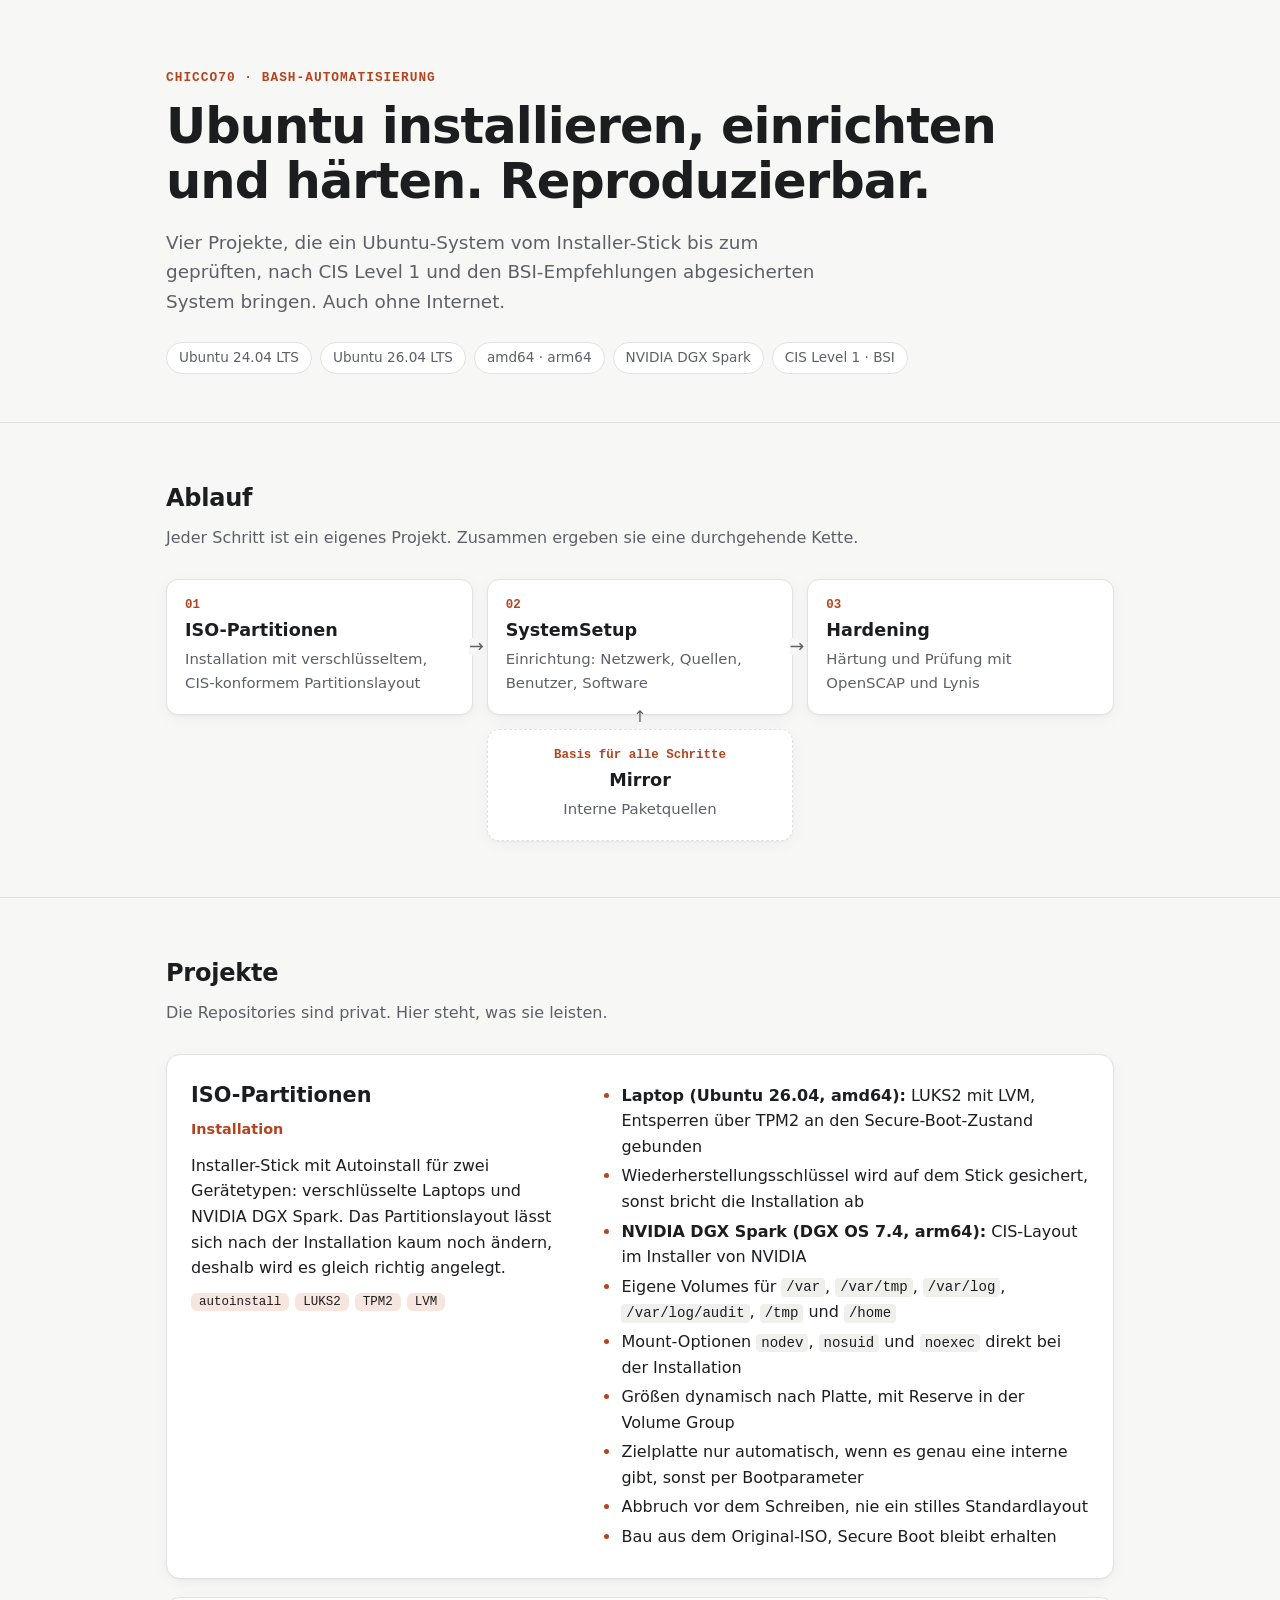
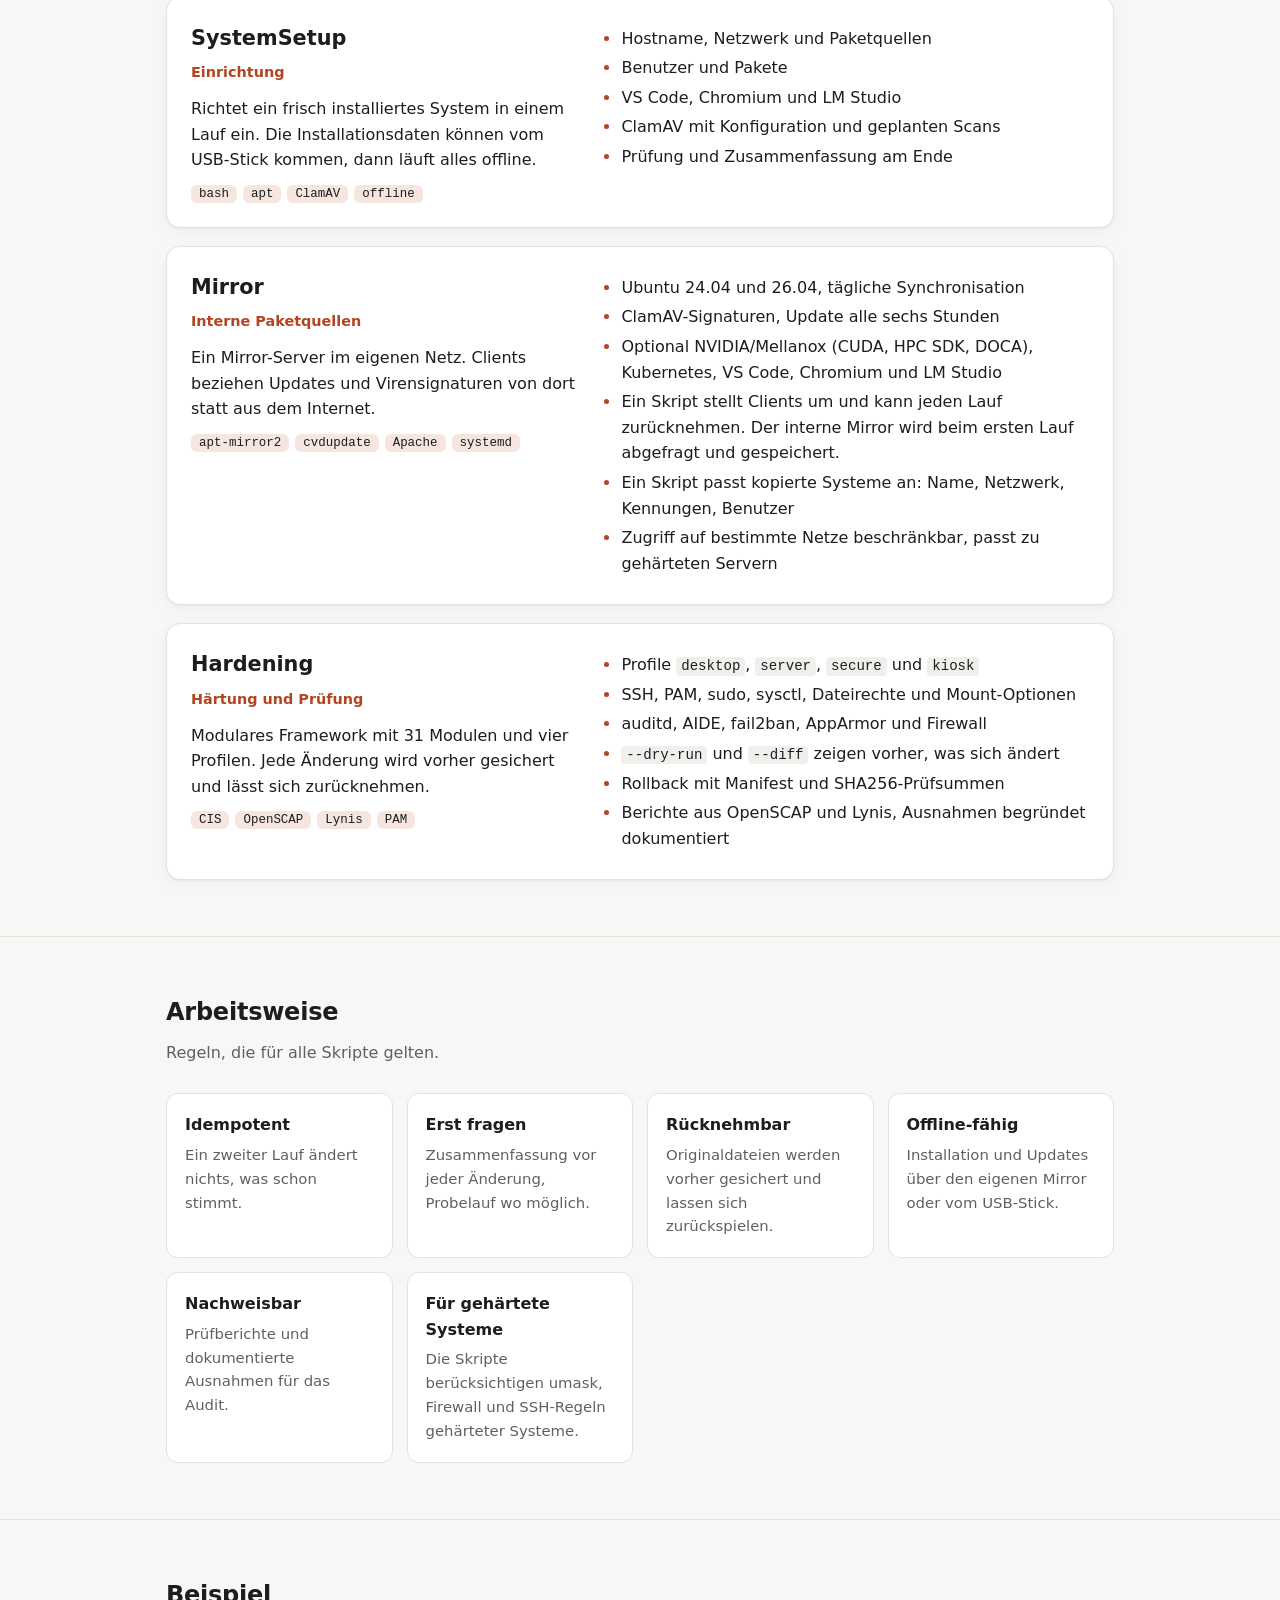
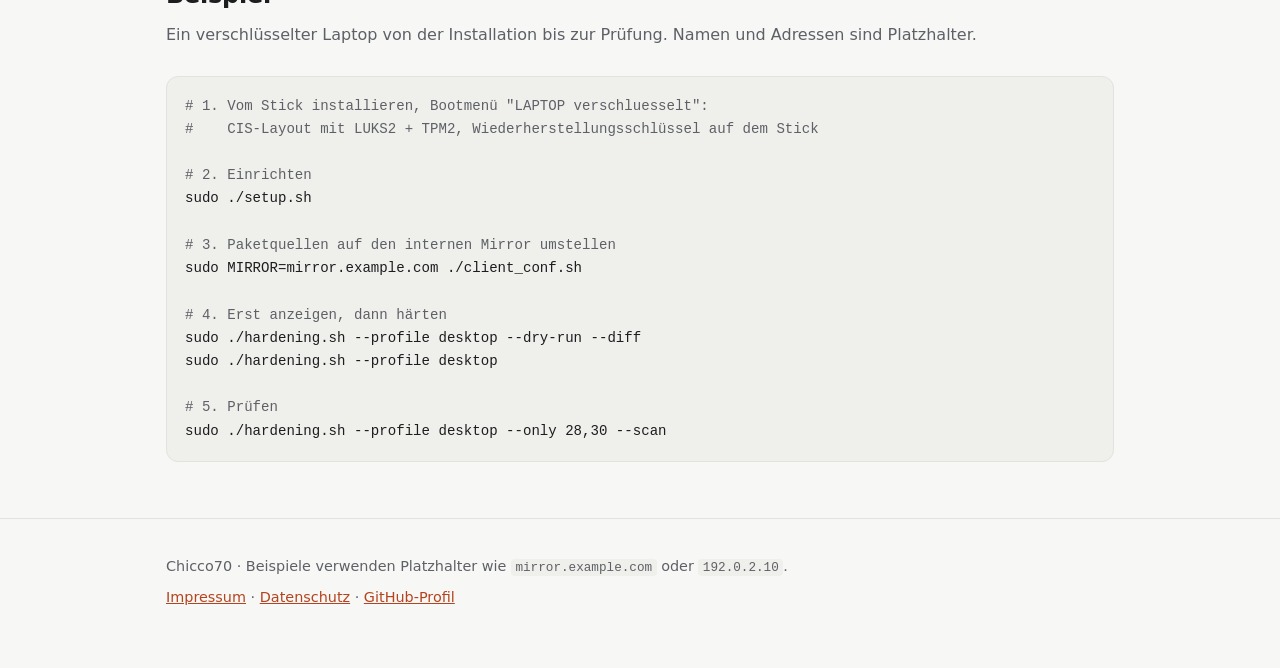
<file: index.html>
<!doctype html>
<html lang="de">
<head>
<meta charset="utf-8">
<meta name="viewport" content="width=device-width, initial-scale=1">
<title>Ubuntu-Härtung automatisiert</title>
<meta name="description" content="Bash-Projekte zur automatisierten Installation, Einrichtung und Härtung von Ubuntu 24.04 und 26.04 nach CIS Level 1 und BSI.">
<link rel="stylesheet" href="style.css">
</head>
<body>
<a class="skip" href="#inhalt">Zum Inhalt springen</a>

<header>
  <div class="wrap">
    <div class="eyebrow">Chicco70 · Bash-Automatisierung</div>
    <h1>Ubuntu installieren, einrichten und härten. Reproduzierbar.</h1>
    <p class="lead">Vier Projekte, die ein Ubuntu-System vom Installer-Stick bis zum geprüften,
      nach CIS Level 1 und den BSI-Empfehlungen abgesicherten System bringen. Auch ohne Internet.</p>
    <div class="badges">
      <span class="badge">Ubuntu 24.04 LTS</span>
      <span class="badge">Ubuntu 26.04 LTS</span>
      <span class="badge">amd64 · arm64</span>
      <span class="badge">NVIDIA DGX Spark</span>
      <span class="badge">CIS Level 1 · BSI</span>
    </div>
  </div>
</header>

<main id="inhalt">
  <section>
    <div class="wrap">
      <h2>Ablauf</h2>
      <p class="sub">Jeder Schritt ist ein eigenes Projekt. Zusammen ergeben sie eine durchgehende Kette.</p>
      <ol class="flow" aria-label="Ablauf in drei Schritten">
        <li class="step"><div class="n" aria-hidden="true">01</div><h3>ISO-Partitionen</h3><p>Installation mit verschlüsseltem, CIS-konformem Partitionslayout</p></li>
        <li class="step"><div class="n" aria-hidden="true">02</div><h3>SystemSetup</h3><p>Einrichtung: Netzwerk, Quellen, Benutzer, Software</p></li>
        <li class="step"><div class="n" aria-hidden="true">03</div><h3>Hardening</h3><p>Härtung und Prüfung mit OpenSCAP und Lynis</p></li>
      </ol>
      <div class="step side"><div class="n">Basis für alle Schritte</div><h3>Mirror</h3><p>Interne Paketquellen</p></div>
    </div>
  </section>

  <section>
    <div class="wrap">
      <h2>Projekte</h2>
      <p class="sub">Die Repositories sind privat. Hier steht, was sie leisten.</p>
      <div class="projects">

        <article class="card">
          <div>
            <h3>ISO-Partitionen</h3>
            <p class="role">Installation</p>
            <p>Installer-Stick mit Autoinstall für zwei Gerätetypen: verschlüsselte Laptops und NVIDIA DGX Spark. Das Partitionslayout lässt sich nach der Installation kaum noch ändern, deshalb wird es gleich richtig angelegt.</p>
            <div class="tags"><span class="tag">autoinstall</span><span class="tag">LUKS2</span><span class="tag">TPM2</span><span class="tag">LVM</span></div>
          </div>
          <ul>
            <li><strong>Laptop (Ubuntu 26.04, amd64):</strong> LUKS2 mit LVM, Entsperren über TPM2 an den Secure-Boot-Zustand gebunden</li>
            <li>Wiederherstellungsschlüssel wird auf dem Stick gesichert, sonst bricht die Installation ab</li>
            <li><strong>NVIDIA DGX Spark (DGX OS 7.4, arm64):</strong> CIS-Layout im Installer von NVIDIA</li>
            <li>Eigene Volumes für <code>/var</code>, <code>/var/tmp</code>, <code>/var/log</code>, <code>/var/log/audit</code>, <code>/tmp</code> und <code>/home</code></li>
            <li>Mount-Optionen <code>nodev</code>, <code>nosuid</code> und <code>noexec</code> direkt bei der Installation</li>
            <li>Größen dynamisch nach Platte, mit Reserve in der Volume Group</li>
            <li>Zielplatte nur automatisch, wenn es genau eine interne gibt, sonst per Bootparameter</li>
            <li>Abbruch vor dem Schreiben, nie ein stilles Standardlayout</li>
            <li>Bau aus dem Original-ISO, Secure Boot bleibt erhalten</li>
          </ul>
        </article>

        <article class="card">
          <div>
            <h3>SystemSetup</h3>
            <p class="role">Einrichtung</p>
            <p>Richtet ein frisch installiertes System in einem Lauf ein. Die Installationsdaten können vom USB-Stick kommen, dann läuft alles offline.</p>
            <div class="tags"><span class="tag">bash</span><span class="tag">apt</span><span class="tag">ClamAV</span><span class="tag">offline</span></div>
          </div>
          <ul>
            <li>Hostname, Netzwerk und Paketquellen</li>
            <li>Benutzer und Pakete</li>
            <li>VS Code, Chromium und LM Studio</li>
            <li>ClamAV mit Konfiguration und geplanten Scans</li>
            <li>Prüfung und Zusammenfassung am Ende</li>
          </ul>
        </article>

        <article class="card">
          <div>
            <h3>Mirror</h3>
            <p class="role">Interne Paketquellen</p>
            <p>Ein Mirror-Server im eigenen Netz. Clients beziehen Updates und Virensignaturen von dort statt aus dem Internet.</p>
            <div class="tags"><span class="tag">apt-mirror2</span><span class="tag">cvdupdate</span><span class="tag">Apache</span><span class="tag">systemd</span></div>
          </div>
          <ul>
            <li>Ubuntu 24.04 und 26.04, tägliche Synchronisation</li>
            <li>ClamAV-Signaturen, Update alle sechs Stunden</li>
            <li>Optional NVIDIA/Mellanox (CUDA, HPC SDK, DOCA), Kubernetes, VS Code, Chromium und LM Studio</li>
            <li>Ein Skript stellt Clients um und kann jeden Lauf zurücknehmen. Der interne Mirror wird beim ersten Lauf abgefragt und gespeichert.</li>
            <li>Ein Skript passt kopierte Systeme an: Name, Netzwerk, Kennungen, Benutzer</li>
            <li>Zugriff auf bestimmte Netze beschränkbar, passt zu gehärteten Servern</li>
          </ul>
        </article>

        <article class="card">
          <div>
            <h3>Hardening</h3>
            <p class="role">Härtung und Prüfung</p>
            <p>Modulares Framework mit 31 Modulen und vier Profilen. Jede Änderung wird vorher gesichert und lässt sich zurücknehmen.</p>
            <div class="tags"><span class="tag">CIS</span><span class="tag">OpenSCAP</span><span class="tag">Lynis</span><span class="tag">PAM</span></div>
          </div>
          <ul>
            <li>Profile <code>desktop</code>, <code>server</code>, <code>secure</code> und <code>kiosk</code></li>
            <li>SSH, PAM, sudo, sysctl, Dateirechte und Mount-Optionen</li>
            <li>auditd, AIDE, fail2ban, AppArmor und Firewall</li>
            <li><code>--dry-run</code> und <code>--diff</code> zeigen vorher, was sich ändert</li>
            <li>Rollback mit Manifest und SHA256-Prüfsummen</li>
            <li>Berichte aus OpenSCAP und Lynis, Ausnahmen begründet dokumentiert</li>
          </ul>
        </article>

      </div>
    </div>
  </section>

  <section>
    <div class="wrap">
      <h2>Arbeitsweise</h2>
      <p class="sub">Regeln, die für alle Skripte gelten.</p>
      <div class="grid4">
        <div class="principle"><h3>Idempotent</h3><p>Ein zweiter Lauf ändert nichts, was schon stimmt.</p></div>
        <div class="principle"><h3>Erst fragen</h3><p>Zusammenfassung vor jeder Änderung, Probelauf wo möglich.</p></div>
        <div class="principle"><h3>Rücknehmbar</h3><p>Originaldateien werden vorher gesichert und lassen sich zurückspielen.</p></div>
        <div class="principle"><h3>Offline-fähig</h3><p>Installation und Updates über den eigenen Mirror oder vom USB-Stick.</p></div>
        <div class="principle"><h3>Nachweisbar</h3><p>Prüfberichte und dokumentierte Ausnahmen für das Audit.</p></div>
        <div class="principle"><h3>Für gehärtete Systeme</h3><p>Die Skripte berücksichtigen umask, Firewall und SSH-Regeln gehärteter Systeme.</p></div>
      </div>
    </div>
  </section>

  <section>
    <div class="wrap">
      <h2>Beispiel</h2>
      <p class="sub">Ein verschlüsselter Laptop von der Installation bis zur Prüfung. Namen und Adressen sind Platzhalter.</p>
<pre><span class="c"># 1. Vom Stick installieren, Bootmenü "LAPTOP verschluesselt":
#    CIS-Layout mit LUKS2 + TPM2, Wiederherstellungsschlüssel auf dem Stick</span>

<span class="c"># 2. Einrichten</span>
sudo ./setup.sh

<span class="c"># 3. Paketquellen auf den internen Mirror umstellen</span>
sudo MIRROR=mirror.example.com ./client_conf.sh

<span class="c"># 4. Erst anzeigen, dann härten</span>
sudo ./hardening.sh --profile desktop --dry-run --diff
sudo ./hardening.sh --profile desktop

<span class="c"># 5. Prüfen</span>
sudo ./hardening.sh --profile desktop --only 28,30 --scan</pre>
    </div>
  </section>
</main>

<footer>
  <div class="wrap">
    <p>Chicco70 · Beispiele verwenden Platzhalter wie <code>mirror.example.com</code> oder <code>192.0.2.10</code>.</p>
    <nav aria-label="Rechtliches und Links">
      <a href="impressum.html">Impressum</a> ·
      <a href="datenschutz.html">Datenschutz</a> ·
      <a href="https://github.com/Chicco70">GitHub-Profil</a>
    </nav>
  </div>
</footer>

</body>
</html>
</file>
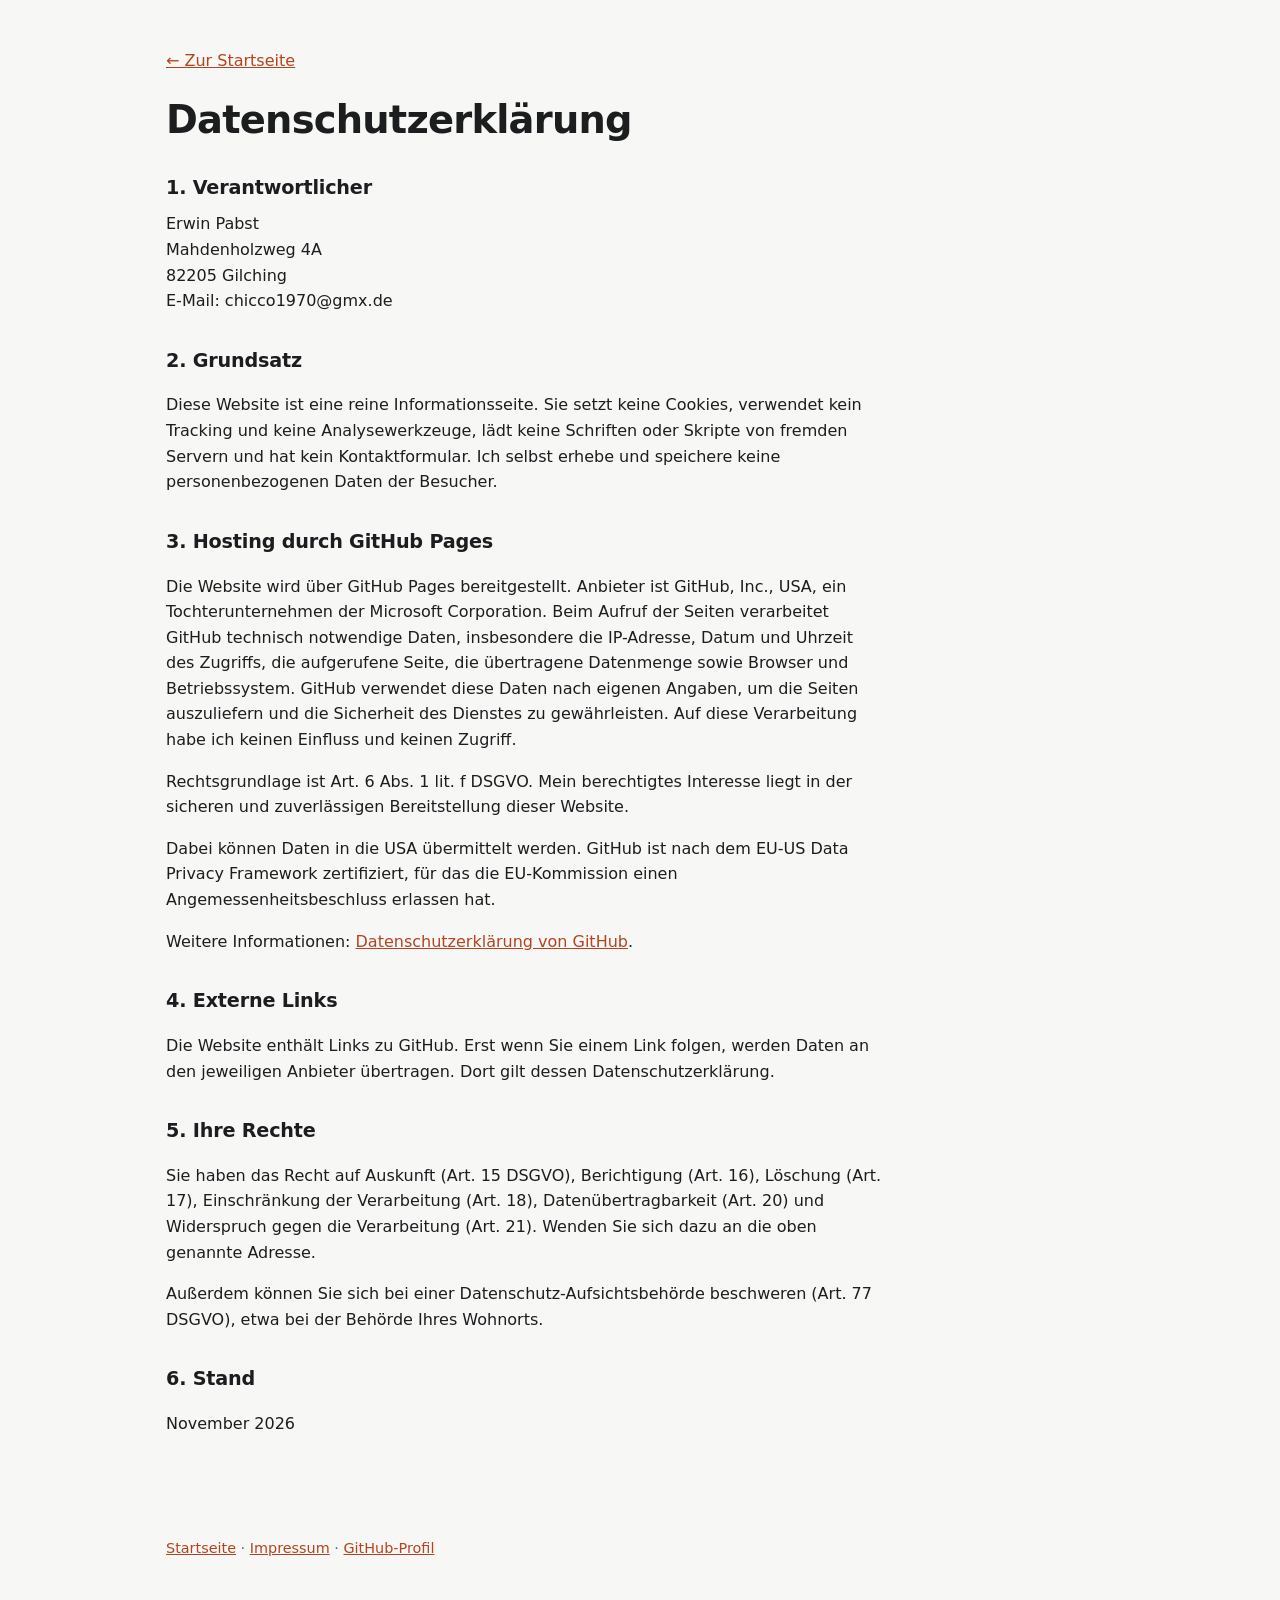
<file: datenschutz.html>
<!doctype html>
<html lang="de">
<head>
<meta charset="utf-8">
<meta name="viewport" content="width=device-width, initial-scale=1">
<title>Datenschutzerklärung</title>
<meta name="robots" content="noindex">
<link rel="stylesheet" href="style.css">
</head>
<body>
<a class="skip" href="#inhalt">Zum Inhalt springen</a>

<!--
  VOR DER VEROEFFENTLICHUNG AUSFUELLEN:
  Alle Stellen mit ERSETZEN durch die eigenen Angaben ersetzen und die
  Markierung class="todo" entfernen. Die Erklaerung passt nur, solange die
  Seite keine Cookies, kein Tracking, keine externen Schriften oder Skripte
  und kein Kontaktformular verwendet.
-->

<main id="inhalt" class="legal">
  <div class="wrap">
    <a class="back" href="index.html">← Zur Startseite</a>
    <h1>Datenschutzerklärung</h1>

    <h2>1. Verantwortlicher</h2>
    <address>
      <span>Erwin Pabst</span><br>
      <span>Mahdenholzweg 4A</span><br>
      <span>82205 Gilching</span><br>
      E-Mail: <span>chicco1970@gmx.de</span>
    </address>

    <h2>2. Grundsatz</h2>
    <p>Diese Website ist eine reine Informationsseite. Sie setzt keine Cookies, verwendet kein Tracking
      und keine Analysewerkzeuge, lädt keine Schriften oder Skripte von fremden Servern und hat kein
      Kontaktformular. Ich selbst erhebe und speichere keine personenbezogenen Daten der Besucher.</p>

    <h2>3. Hosting durch GitHub Pages</h2>
    <p>Die Website wird über GitHub Pages bereitgestellt. Anbieter ist GitHub, Inc., USA, ein
      Tochterunternehmen der Microsoft Corporation. Beim Aufruf der Seiten verarbeitet GitHub technisch
      notwendige Daten, insbesondere die IP-Adresse, Datum und Uhrzeit des Zugriffs, die aufgerufene
      Seite, die übertragene Datenmenge sowie Browser und Betriebssystem. GitHub verwendet diese Daten
      nach eigenen Angaben, um die Seiten auszuliefern und die Sicherheit des Dienstes zu gewährleisten.
      Auf diese Verarbeitung habe ich keinen Einfluss und keinen Zugriff.</p>
    <p>Rechtsgrundlage ist Art. 6 Abs. 1 lit. f DSGVO. Mein berechtigtes Interesse liegt in der sicheren
      und zuverlässigen Bereitstellung dieser Website.</p>
    <p>Dabei können Daten in die USA übermittelt werden. GitHub ist nach dem EU-US Data Privacy Framework
      zertifiziert, für das die EU-Kommission einen Angemessenheitsbeschluss erlassen hat.</p>
    <p>Weitere Informationen:
      <a href="https://docs.github.com/de/site-policy/privacy-policies/github-general-privacy-statement">Datenschutzerklärung von GitHub</a>.</p>

    <h2>4. Externe Links</h2>
    <p>Die Website enthält Links zu GitHub. Erst wenn Sie einem Link folgen, werden Daten an den
      jeweiligen Anbieter übertragen. Dort gilt dessen Datenschutzerklärung.</p>

    <h2>5. Ihre Rechte</h2>
    <p>Sie haben das Recht auf Auskunft (Art. 15 DSGVO), Berichtigung (Art. 16), Löschung (Art. 17),
      Einschränkung der Verarbeitung (Art. 18), Datenübertragbarkeit (Art. 20) und Widerspruch gegen
      die Verarbeitung (Art. 21). Wenden Sie sich dazu an die oben genannte Adresse.</p>
    <p>Außerdem können Sie sich bei einer Datenschutz-Aufsichtsbehörde beschweren (Art. 77 DSGVO),
      etwa bei der Behörde Ihres Wohnorts.</p>

    <h2>6. Stand</h2>
    <p>November 2026</p>
  </div>
</main>

<footer>
  <div class="wrap">
    <nav aria-label="Rechtliches und Links">
      <a href="index.html">Startseite</a> ·
      <a href="impressum.html">Impressum</a> ·
      <a href="https://github.com/Chicco70">GitHub-Profil</a>
    </nav>
  </div>
</footer>
</body>
</html>
</file>
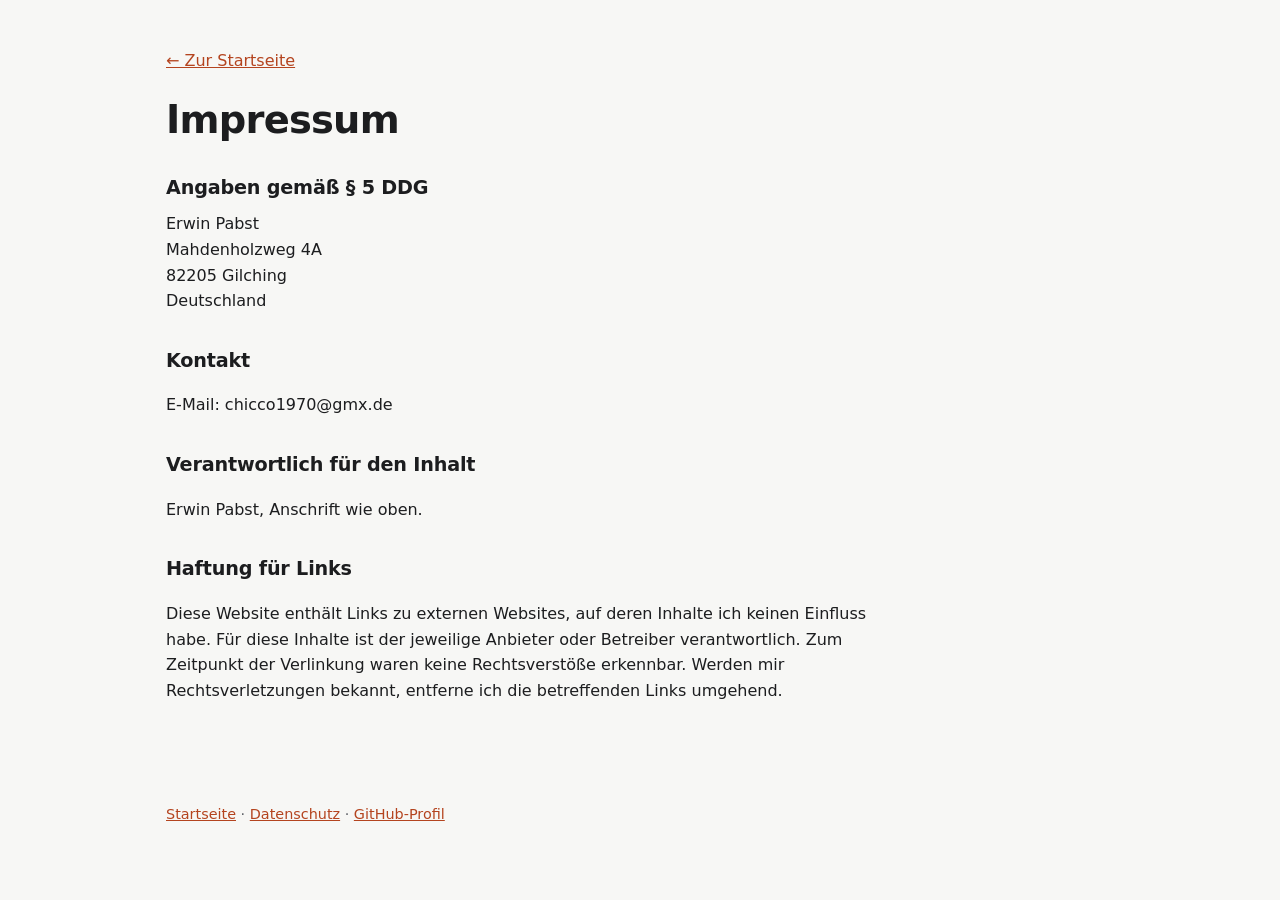
<file: impressum.html>
<!doctype html>
<html lang="de">
<head>
<meta charset="utf-8">
<meta name="viewport" content="width=device-width, initial-scale=1">
<title>Impressum</title>
<meta name="robots" content="noindex">
<link rel="stylesheet" href="style.css">
</head>
<body>
<a class="skip" href="#inhalt">Zum Inhalt springen</a>

<!--
  VOR DER VEROEFFENTLICHUNG AUSFUELLEN:
  Alle Stellen mit ERSETZEN durch die eigenen Angaben ersetzen und die
  Markierung class="todo" entfernen. Anschrift muss ladungsfaehig sein
  (kein Postfach). Alternative: Anschrift eines Impressum-/c/o-Dienstes.
-->

<main id="inhalt" class="legal">
  <div class="wrap">
    <a class="back" href="index.html">← Zur Startseite</a>
    <h1>Impressum</h1>

    <h2>Angaben gemäß § 5 DDG</h2>
    <address>
      <span>Erwin Pabst</span><br>
      <span>Mahdenholzweg 4A</span><br>
      <span>82205 Gilching </span><br>
      Deutschland
    </address>

    <h2>Kontakt</h2>
    <p>E-Mail: <span>chicco1970@gmx.de</span></p>

    <h2>Verantwortlich für den Inhalt</h2>
    <p><span>Erwin Pabst</span>, Anschrift wie oben.</p>

    <h2>Haftung für Links</h2>
    <p>Diese Website enthält Links zu externen Websites, auf deren Inhalte ich keinen Einfluss habe.
      Für diese Inhalte ist der jeweilige Anbieter oder Betreiber verantwortlich. Zum Zeitpunkt der
      Verlinkung waren keine Rechtsverstöße erkennbar. Werden mir Rechtsverletzungen bekannt,
      entferne ich die betreffenden Links umgehend.</p>
  </div>
</main>

<footer>
  <div class="wrap">
    <nav aria-label="Rechtliches und Links">
      <a href="index.html">Startseite</a> ·
      <a href="datenschutz.html">Datenschutz</a> ·
      <a href="https://github.com/Chicco70">GitHub-Profil</a>
    </nav>
  </div>
</footer>
</body>
</html>
</file>
<file: style.css>
:root {
    --bg: #f7f7f5;
    --surface: #ffffff;
    --text: #1c1d1f;
    --muted: #5d6066;
    --line: #e2e2de;
    --accent: #b4441f;
    --accent-soft: #f6e6df;
    --code-bg: #efefeb;
    --shadow: 0 1px 2px rgba(0,0,0,.04), 0 4px 16px rgba(0,0,0,.04);
  }
  @media (prefers-color-scheme: dark) {
    :root:not([data-theme="light"]) {
      --bg: #141516;
      --surface: #1c1d1f;
      --text: #ececea;
      --muted: #a1a3a8;
      --line: #2e3033;
      --accent: #e88a63;
      --accent-soft: #3a2620;
      --code-bg: #26282b;
      --shadow: none;
    }
  }
  :root[data-theme="dark"] {
    --bg: #141516;
    --surface: #1c1d1f;
    --text: #ececea;
    --muted: #a1a3a8;
    --line: #2e3033;
    --accent: #e88a63;
    --accent-soft: #3a2620;
    --code-bg: #26282b;
    --shadow: none;
  }

  * { box-sizing: border-box; }
  html { -webkit-text-size-adjust: 100%; }
  body {
    margin: 0;
    background: var(--bg);
    color: var(--text);
    font: 16px/1.6 system-ui, -apple-system, "Segoe UI", Roboto, "Helvetica Neue", Arial, sans-serif;
  }
  .wrap { max-width: 980px; margin: 0 auto; padding: 0 16px; }
  a { color: var(--accent); }
  a:focus-visible { outline: 3px solid var(--accent); outline-offset: 2px; border-radius: 3px; }
  .skip {
    position: absolute; left: 16px; top: -48px; z-index: 10;
    background: var(--surface); color: var(--text); border: 2px solid var(--accent);
    padding: 8px 14px; border-radius: 8px; text-decoration: none;
  }
  .skip:focus { top: 12px; }
  code {
    font: .88em ui-monospace, SFMono-Regular, Menlo, Consolas, monospace;
    background: var(--code-bg);
    padding: .1em .35em;
    border-radius: 4px;
  }

  header { padding: 72px 0 48px; border-bottom: 1px solid var(--line); }
  .eyebrow {
    font: 600 .8rem/1 ui-monospace, SFMono-Regular, Menlo, Consolas, monospace;
    letter-spacing: .08em; text-transform: uppercase; color: var(--accent);
  }
  h1 { font-size: clamp(2rem, 5vw, 3.1rem); line-height: 1.12; margin: 14px 0 18px; letter-spacing: -.02em; }
  .lead { font-size: 1.15rem; color: var(--muted); max-width: 680px; margin: 0; }
  .badges { display: flex; flex-wrap: wrap; gap: 8px; margin-top: 26px; }
  .badge {
    border: 1px solid var(--line); background: var(--surface);
    border-radius: 999px; padding: 4px 12px; font-size: .85rem; color: var(--muted);
  }

  section { padding: 56px 0; border-bottom: 1px solid var(--line); }
  h2 { font-size: 1.5rem; margin: 0 0 8px; letter-spacing: -.01em; }
  .sub { color: var(--muted); margin: 0 0 28px; }

  /* Ablauf */
  .flow { display: grid; grid-template-columns: repeat(3, 1fr); gap: 14px; position: relative; list-style: none; margin: 0; padding: 0; }
  .step {
    background: var(--surface); border: 1px solid var(--line); border-radius: 12px;
    padding: 18px; box-shadow: var(--shadow); position: relative;
  }
  .step .n { font: 600 .78rem ui-monospace, Menlo, Consolas, monospace; color: var(--accent); }
  .step h3 { margin: 4px 0 4px; font-size: 1.1rem; }
  .step p { margin: 0; color: var(--muted); font-size: .93rem; }
  .step:not(:last-child)::after {
    content: "→"; content: "→" / ""; position: absolute; right: -12px; top: 50%; transform: translateY(-50%);
    color: var(--muted); font-size: 1.1rem; background: var(--bg); line-height: 1;
  }
  .side {
    margin: 14px auto 0; max-width: calc((100% - 28px) / 3);
    border-style: dashed; text-align: center;
  }
  .side::before {
    content: "↑"; content: "↑" / ""; position: absolute; top: -26px; left: 50%; transform: translateX(-50%);
    color: var(--muted);
  }

  /* Projekte */
  .projects { display: grid; gap: 18px; }
  .card {
    background: var(--surface); border: 1px solid var(--line); border-radius: 14px;
    padding: 24px; box-shadow: var(--shadow);
    display: grid; grid-template-columns: 1fr 1.25fr; gap: 24px;
  }
  .card h3 { margin: 0 0 6px; font-size: 1.3rem; }
  .card .role { margin: 0 0 12px; color: var(--accent); font-weight: 600; font-size: .9rem; }
  .card p { margin: 0 0 12px; }
  .card ul { margin: 0; padding-left: 18px; }
  .card li { margin: 4px 0; }
  .card li::marker { color: var(--accent); }
  .tags { display: flex; flex-wrap: wrap; gap: 6px; margin-top: 8px; }
  .tag {
    font: .78rem ui-monospace, Menlo, Consolas, monospace;
    background: var(--accent-soft); color: var(--text); border-radius: 6px; padding: 2px 8px;
  }

  /* Prinzipien */
  .grid4 { display: grid; grid-template-columns: repeat(auto-fit, minmax(200px, 1fr)); gap: 14px; }
  .principle { background: var(--surface); border: 1px solid var(--line); border-radius: 12px; padding: 18px; }
  .principle h3 { margin: 0 0 6px; font-size: 1rem; }
  .principle p { margin: 0; color: var(--muted); font-size: .93rem; }

  /* Beispiel */
  pre {
    background: var(--code-bg); border: 1px solid var(--line); border-radius: 12px;
    padding: 18px; overflow-x: auto; margin: 0;
    font: .88rem/1.65 ui-monospace, SFMono-Regular, Menlo, Consolas, monospace;
  }
  pre .c { color: var(--muted); }

  footer { padding: 36px 0 56px; color: var(--muted); font-size: .9rem; }
  footer p { margin: 0 0 8px; }

  /* Rechtliche Seiten */
  .legal { padding: 48px 0; }
  .legal h1 { font-size: clamp(1.8rem, 4vw, 2.4rem); margin: 0 0 24px; }
  .legal h2 { font-size: 1.2rem; margin: 32px 0 8px; }
  .legal p, .legal li { max-width: 720px; }
  .legal address { font-style: normal; }
  .back { display: inline-block; margin-bottom: 24px; }
  .todo { background: var(--accent-soft); padding: 0 .3em; border-radius: 4px; }

  @media (max-width: 760px) {
    header { padding: 48px 0 36px; }
    section { padding: 40px 0; }
    .flow { grid-template-columns: 1fr; }
    .step:not(:last-child)::after { content: "↓"; content: "↓" / ""; right: auto; left: 50%; top: auto; bottom: -19px; transform: translateX(-50%); }
    .side { max-width: none; margin-top: 30px; }
    .card { grid-template-columns: 1fr; gap: 8px; padding: 20px; }
  }
</file>
